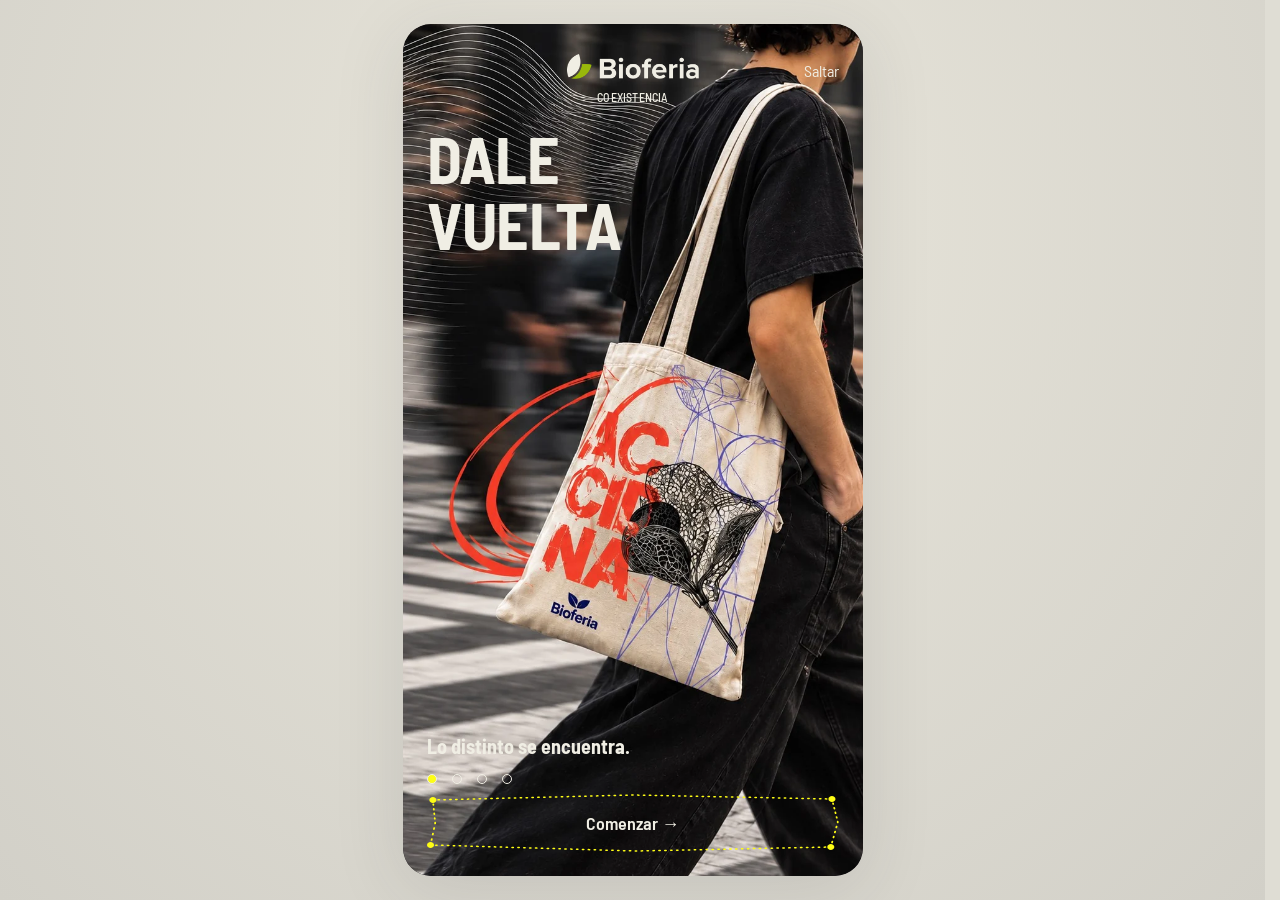
<file: app-real/local.html>
<!doctype html>
<html lang="es-AR"><head><meta charset="UTF-8"><meta name="viewport" content="width=device-width,initial-scale=1,viewport-fit=cover"><meta name="theme-color" content="#332e34"><meta name="description" content="Explorá Bioferia: charlas, experiencias, mapa y nuevas miradas. Una demo para recorrer la feria a tu manera."><title>Bioferia · Tu recorrido</title><link rel="icon" href="./assets/favicon.webp"><link rel="preload" href="./assets/BarlowSemiCondensed-Regular.ttf" as="font" type="font/ttf" crossorigin><link rel="preload" href="./assets/Efrancd.woff2" as="font" type="font/woff2" crossorigin><link rel="stylesheet" href="./styles.css"><link rel="stylesheet" href="./fidelity.css"><link rel="stylesheet" href="./map.css"><link rel="stylesheet" href="./backgrounds.css"><link rel="stylesheet" href="./layout.css"></head><body><a href="#main-content" class="skip">Saltar al contenido</a><div id="app"></div><div id="toast" role="status" aria-live="polite"></div><dialog id="dialog"></dialog><noscript>Activá JavaScript para recorrer la webapp de Bioferia.</noscript><script>try{if(/[?&]reset/.test(location.search))localStorage.removeItem("bioferia-demo-v1");}catch(e){}</script>
<script src="./app.bundle.js"></script><script>/* control desde el juego (postMessage): {id,cmd:'reveal'|'rect'|'tap'|'type'|'go', sel, text, hash} */
addEventListener('message',function(e){var m=e.data||{};if(!m.cmd)return;var el=m.sel?document.querySelector(m.sel):null,out={id:m.id,cmd:m.cmd,ok:!!el};
try{if(m.cmd==='go'){location.hash=m.hash;out.ok=1;}
else if(m.cmd==='reveal'&&el){el.scrollIntoView({block:'center',behavior:'smooth'});}
else if(m.cmd==='rect'&&el){var r=el.getBoundingClientRect();out.rect={x:r.left+r.width/2,y:r.top+r.height/2,w:r.width,h:r.height};}
else if(m.cmd==='tap'&&el){if(el.focus)el.focus({preventScroll:true});if(el.type==='submit'&&el.form&&el.form.requestSubmit)el.form.requestSubmit(el);else el.click();}
else if(m.cmd==='type'&&el){var i=0,t=m.text||'';el.focus({preventScroll:true});var iv=setInterval(function(){i++;el.value=t.slice(0,i);el.dispatchEvent(new Event('input',{bubbles:true}));if(i>=t.length)clearInterval(iv);},55);}}catch(x){out.err=String(x);}
if(e.source)e.source.postMessage(out,'*');});</script>
</body></html>
</file>
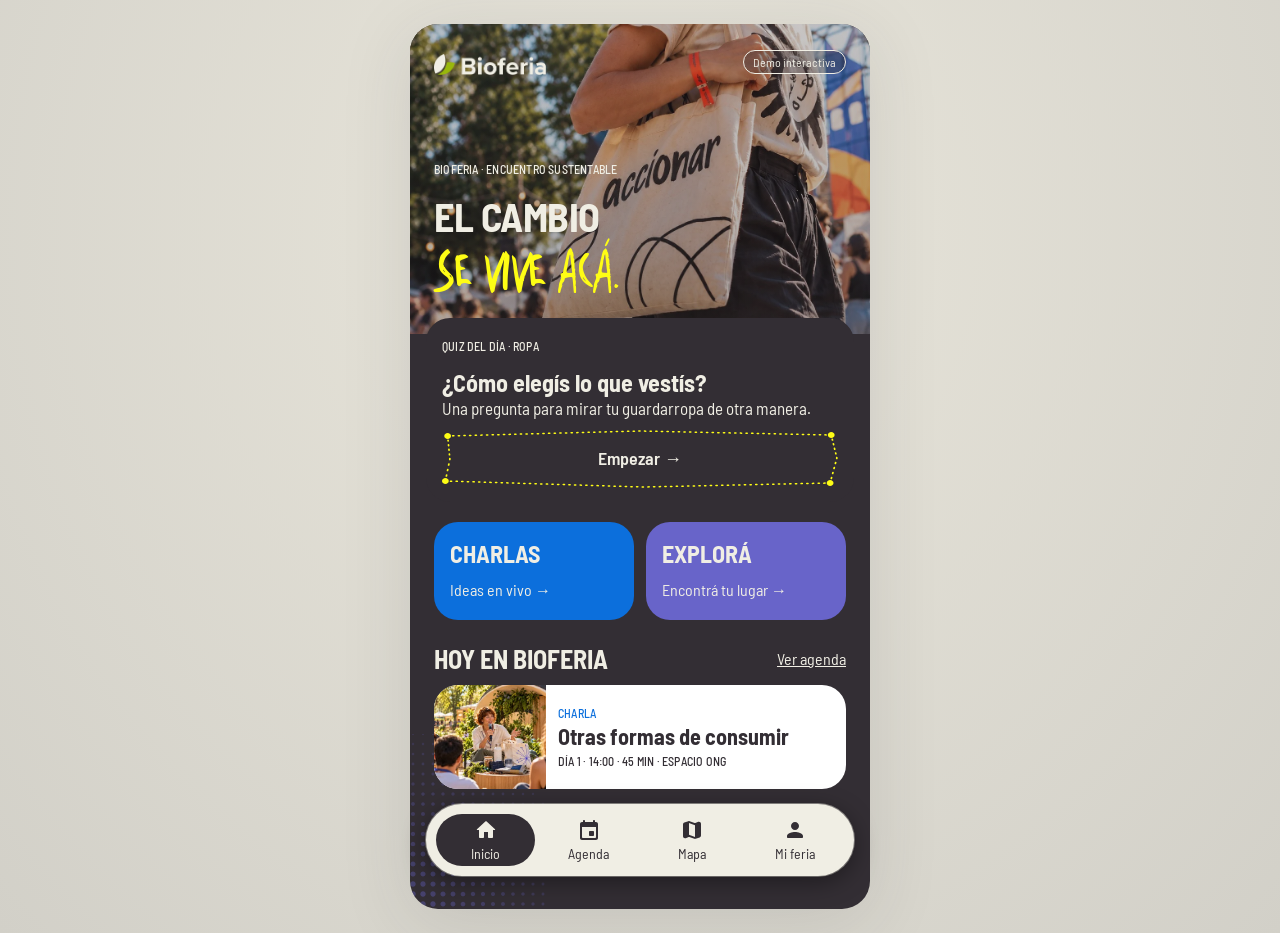
<file: app-real/pitch.html>
<!doctype html>
<html lang="es-AR"><head><meta charset="UTF-8"><meta name="viewport" content="width=device-width,initial-scale=1,viewport-fit=cover"><meta name="theme-color" content="#332e34"><meta name="description" content="Explorá Bioferia: charlas, experiencias, mapa y nuevas miradas. Una demo para recorrer la feria a tu manera."><title>Bioferia · Tu recorrido</title><link rel="icon" href="./assets/favicon.webp"><link rel="preload" href="./assets/BarlowSemiCondensed-Regular.ttf" as="font" type="font/ttf" crossorigin><link rel="preload" href="./assets/Efrancd.woff2" as="font" type="font/woff2" crossorigin><link rel="stylesheet" href="./styles.css"><link rel="stylesheet" href="./fidelity.css"><link rel="stylesheet" href="./map.css"><link rel="stylesheet" href="./backgrounds.css"><link rel="stylesheet" href="./layout.css"></head><body><a href="#main-content" class="skip">Saltar al contenido</a><div id="app"></div><div id="toast" role="status" aria-live="polite"></div><dialog id="dialog"></dialog><noscript>Activá JavaScript para recorrer la webapp de Bioferia.</noscript><style>
html{scroll-behavior:auto;scrollbar-width:none}::-webkit-scrollbar{display:none}
.pitch-hand{position:fixed;left:365px;top:800px;width:48px;height:58px;z-index:999;pointer-events:none;opacity:0;transition:left .65s cubic-bezier(.22,1,.36,1),top .65s cubic-bezier(.22,1,.36,1),opacity .25s;filter:drop-shadow(2px 4px 2px #0005)}
.pitch-hand.visible{opacity:1}.pitch-hand svg{width:48px;height:58px;transform-origin:12px 4px;transition:transform .18s}.pitch-hand.press svg{transform:scale(.85)}
.pitch-hand:before{content:'';position:absolute;left:-12px;top:-12px;width:28px;height:28px;border:3px solid #f34731;border-radius:50%;opacity:0;transform:scale(.4)}
.pitch-hand.press:before{opacity:1;transform:scale(1.2);transition:transform .35s,opacity .15s}
</style>
<div class="pitch-hand" aria-hidden="true"><svg viewBox="0 0 48 58"><path d="M12 30V7c0-6 8-6 8 0v15c1-5 8-5 8 1v2c1-5 8-4 8 1v3c2-4 8-2 8 3v9c0 7-5 10-5 14H18c0-7-8-12-12-19l-3-5c-3-6 3-9 7-4l6 7" fill="white" stroke="#332e34" stroke-width="2.6" stroke-linejoin="round" stroke-linecap="round"/></svg></div>
<script src="./app.bundle.js"></script></body></html>
</file>
<file: app-real/styles.css>
@font-face{font-family:Barlow;src:url('./assets/BarlowSemiCondensed-Regular.ttf') format('truetype');font-weight:400;font-display:swap}@font-face{font-family:Barlow;src:url('./assets/BarlowSemiCondensed-Medium.ttf') format('truetype');font-weight:500;font-display:swap}@font-face{font-family:Barlow;src:url('./assets/BarlowSemiCondensed-SemiBold.ttf') format('truetype');font-weight:600;font-display:swap}@font-face{font-family:Barlow;src:url('./assets/BarlowSemiCondensed-Bold.ttf') format('truetype');font-weight:700;font-display:swap}@font-face{font-family:Efrancd;src:url('./assets/Efrancd.woff2') format('woff2');font-weight:400;font-display:swap}
:root{--paper:#f0eee4;--ink:#332e34;--blue:#0c6fdc;--violet:#6864c9;--coral:#f34731;--yellow:#fefd15;--muted:#716c72;--accent:var(--blue);font-family:Barlow,sans-serif;color:var(--ink);background:#dfddd4;font-synthesis:none}*{box-sizing:border-box}body{margin:0}button,input,select,textarea{font:inherit}button,a,input{-webkit-tap-highlight-color:transparent}button,a{touch-action:manipulation}button{cursor:pointer}a{color:inherit;text-decoration:none}button{color:inherit}button:disabled{cursor:not-allowed;opacity:.5}button:focus-visible,a:focus-visible,input:focus-visible,summary:focus-visible{outline:3px solid currentColor;outline-offset:4px}img{display:block;max-width:100%}h1,h2,h3,p{margin:0}h1{font-size:40px;line-height:1.05;font-weight:700;letter-spacing:-.5px}h2{font-size:26px;line-height:1.12;font-weight:700}h3{font-size:22px;line-height:1.12}p{font-size:17px;line-height:1.35}.muted{color:var(--muted)}.meta{font-size:12px;line-height:16px;font-weight:500;text-transform:uppercase;letter-spacing:.2px}.accent{color:var(--accent)}.hand{display:block;font-family:Efrancd,sans-serif;font-size:1.28em;line-height:1.17;font-weight:400;color:var(--accent);letter-spacing:0;margin-top:3px}.title{margin:15px 0 24px}.title.compact h1{font-size:32px}.title.compact .hand{font-size:44px}.section-title{display:flex;align-items:center;justify-content:space-between;margin:24px 0 12px;gap:12px}.section-title a{font-size:16px;text-decoration:underline;flex-shrink:0}.screen{max-width:460px;min-height:100dvh;margin:auto;background:var(--paper);padding:18px 24px calc(112px + env(safe-area-inset-bottom));position:relative;overflow:hidden;isolation:isolate;box-shadow:0 0 60px #332e3410}.screen::before{content:'';position:absolute;bottom:0;left:-60px;width:200px;height:250px;background:url('./assets/dots.webp') center/cover;opacity:.045;pointer-events:none;z-index:-1}.screen.dark{background:var(--ink);color:var(--paper)}.screen.coral{background:var(--coral);color:var(--paper)}.topbar{display:flex;align-items:center;gap:6px;min-height:44px;margin-left:-8px;margin-bottom:10px}.topbar .back{width:40px;height:44px;background:none;border:0;font-size:25px;display:grid;place-items:center}.topbar .meta{flex:1}.demo-pill{font-size:12px;border:1px solid currentColor;padding:4px 9px;border-radius:30px;opacity:.7;white-space:nowrap}.nav{position:fixed;z-index:20;bottom:calc(12px + env(safe-area-inset-bottom));left:50%;transform:translateX(-50%);width:min(428px,calc(100% - 32px));height:72px;border-radius:99px;padding:8px;display:flex;gap:4px;background:var(--ink);box-shadow:0 6px 24px #332e3424}.nav a{min-width:0;flex:1;display:flex;flex-direction:column;align-items:center;justify-content:center;gap:3px;border-radius:40px;color:var(--paper);font-size:14px;line-height:18px}.nav a[aria-current=page]{background:var(--paper);color:var(--ink)}.nav img{width:23px;height:23px;object-fit:contain;filter:brightness(0) invert(95%) sepia(7%) saturate(380%)}.nav a[aria-current=page] img{filter:brightness(0) saturate(100%) invert(16%) sepia(8%) saturate(780%)}.button{position:relative;display:flex;align-items:center;justify-content:center;gap:8px;width:100%;min-height:48px;border:0;border-radius:12px;background:var(--accent);color:var(--paper);padding:12px 18px;font-size:18px;line-height:24px;font-weight:600;text-align:center}.button::after{content:'';pointer-events:none;position:absolute;inset:4px;border:1px dashed currentColor;border-radius:9px;opacity:.65}.button.secondary{background:transparent;border:1px solid currentColor;color:var(--accent)}.button.secondary::after,.button.text::after{display:none}.button.text{background:none;color:inherit}.button.light{background:var(--paper);color:var(--ink)}.button.danger{background:var(--coral);color:var(--paper)}.button:disabled{background:var(--muted);color:white;opacity:1}.button:disabled::after{display:none}.gestural{position:relative;display:flex;align-items:center;justify-content:center;width:100%;min-height:58px;margin:10px 0;background:transparent;border:0;color:inherit;font-size:18px;font-weight:600;padding:12px 14px}.gestural::before{content:'';position:absolute;inset:0;background:var(--accent);mask:url('./assets/cta.svg') center/100% 100% no-repeat;pointer-events:none}.stack{display:grid;gap:12px}.stack.large{gap:24px}.row{display:flex;align-items:center;gap:12px}.row.between{justify-content:space-between}.spacer{height:20px}.card{background:white;border-radius:24px;color:var(--ink);padding:20px}.notice{padding:14px 16px;background:color-mix(in srgb,var(--accent) 9%,var(--paper));border-radius:14px;font-size:14px;line-height:1.35;color:var(--ink)}.notice strong{font-weight:600}.tag{display:inline-flex;border-radius:99px;padding:6px 14px;background:var(--accent);color:var(--paper);font-size:14px;font-weight:600}.chips{display:flex;gap:8px;overflow-x:auto;scrollbar-width:none;margin:12px 0}.chips::-webkit-scrollbar{display:none}.chip{display:inline-flex;justify-content:center;align-items:center;flex-shrink:0;border:1px solid var(--ink);background:transparent;border-radius:99px;min-height:40px;padding:8px 18px;font-weight:600;font-size:16px;white-space:nowrap;color:var(--ink)}.chip.selected{border-color:var(--accent);background:var(--accent);color:var(--paper)}.chips.equal .chip{flex:1;min-width:0;padding:8px 10px}.dark .chip{border-color:var(--paper);color:var(--paper)}.dark .chip.selected{border-color:var(--accent)}.search{display:flex;gap:10px;margin:12px 0 18px}.search input{width:100%;min-width:0;border:0;background:white;border-radius:12px;padding:13px 14px;font-size:16px;color:var(--ink)}.search .button{width:auto;white-space:nowrap;padding:12px 17px}.activity{display:flex;position:relative;min-height:104px;background:#fff;border-radius:24px;overflow:hidden;color:var(--ink)}.activity .photo-link{flex:0 0 112px}.activity img{width:112px;height:100%;min-height:104px;object-fit:cover}.activity .activity-copy{padding:14px 14px 14px 12px;display:flex;flex-direction:column;justify-content:center;gap:4px;flex:1;min-width:0}.activity h3{font-size:22px;line-height:1.08}.activity .meta{font-size:12px}.activity .save{position:absolute;left:64px;top:5px;width:42px;height:42px;border:0;background:var(--paper);color:var(--accent);border-radius:50%;display:grid;place-items:center}.activity .save svg{width:20px;height:20px}.activity.featured{display:block}.activity.featured .photo-link{display:block}.activity.featured img{width:100%;height:180px;object-position:50% 30%}.activity.featured .activity-copy{background:var(--ink);color:var(--paper);padding:16px}.activity.featured .meta.accent{color:var(--paper)}.activity.featured .save{left:auto;right:12px;top:12px}.empty{text-align:center;padding:35px 12px}.empty .big-icon{color:var(--accent);font-size:60px;line-height:1;margin:0 auto 20px}.empty h2{margin-bottom:10px}.empty p{margin-bottom:24px}.empty .button{margin-top:10px}.home{padding-top:0;--accent:var(--yellow)}.hero{position:relative;margin:0 -24px;height:310px;padding:28px 24px;color:var(--paper);display:flex;flex-direction:column;align-items:flex-start;justify-content:flex-end;isolation:isolate}.hero::before{content:'';position:absolute;inset:0;background:linear-gradient(180deg,#332e3444,#332e3466),url('./assets/home.webp') center 43%/cover;z-index:-1}.hero .brand{width:112px;height:auto;position:absolute;top:30px;left:24px}.hero .demo-pill{position:absolute;top:26px;right:24px;background:#332e3450;opacity:1}.hero h1{font-size:40px;margin-top:18px}.hero .hand{font-size:56px;color:var(--yellow)}.daily{position:relative;margin:-16px -8px 20px;padding:20px 16px 4px;border-radius:24px;background:var(--ink)}.daily h2{margin-top:16px;font-size:24px}.shortcuts{display:grid;grid-template-columns:1fr 1fr;gap:12px}.shortcut{padding:20px 16px;background:var(--blue);color:var(--paper);border-radius:24px;display:grid;gap:14px}.shortcut.violet{background:var(--violet)}.shortcut strong{font-size:24px;line-height:1}.shortcut span{font-size:16px}.home .section-title{margin-top:24px}.home .activity .meta.accent{color:var(--blue)}.home-footer{font-size:13px;color:#f0eee4b0;margin-top:18px;display:flex;gap:20px;justify-content:center}.detail-image{width:100%;height:200px;border-radius:22px;object-fit:cover;object-position:center 30%;margin-bottom:18px}.detail-meta{display:grid;gap:14px;padding:18px 0;margin-bottom:16px;border-bottom:1px solid #332e3420}.detail-meta .row{align-items:flex-start}.detail-meta svg{width:22px;height:22px;flex-shrink:0}.detail-meta p{font-size:16px}.detail-description{margin:18px 0 24px}.detail-description p{line-height:1.45}.field{display:grid;gap:6px;font-size:16px;font-weight:600}.field input{width:100%;min-height:50px;background:white;border:1px solid #716c7250;border-radius:12px;padding:12px 14px;color:var(--ink);font-size:18px;font-weight:400}.field input:invalid:not(:placeholder-shown){border-color:var(--coral)}.field small{font-weight:400;font-size:14px;line-height:1.3}.checkrow{display:flex;gap:10px;align-items:flex-start;line-height:1.35;font-size:16px}.checkrow input{width:20px;height:20px;flex-shrink:0;accent-color:var(--accent)}.success-icon{width:72px;height:72px;border-radius:50%;display:grid;place-items:center;background:var(--accent);color:var(--paper);margin:20px auto;font-size:34px}.center{text-align:center}.stats{display:grid;grid-template-columns:1fr 1fr;gap:12px;margin:22px 0}.stat{border-radius:20px;background:white;padding:18px;text-align:left;border:0;color:var(--ink);display:grid;gap:7px}.stat strong{font-size:40px;color:var(--accent);line-height:1}.stat span{font-size:16px}.menu{display:grid;gap:0;margin:20px 0}.menu a,.menu button{display:flex;align-items:center;gap:12px;padding:18px 0;border:0;border-bottom:1px solid #332e3425;background:none;font-size:18px;text-align:left;min-height:58px;color:inherit}.menu a span:first-child,.menu button span:first-child{flex:1}.menu a svg,.menu button svg{width:23px;height:23px}.switch-row{display:flex;justify-content:space-between;align-items:center;gap:20px;padding:20px 0}.switch-row input{appearance:none;width:48px;height:28px;background:#716c7260;border-radius:30px;position:relative;flex-shrink:0;cursor:pointer}.switch-row input::after{content:'';position:absolute;width:22px;height:22px;border-radius:50%;background:white;top:3px;left:3px;transition:transform .18s}.switch-row input:checked{background:var(--accent)}.switch-row input:checked::after{transform:translateX(20px)}.interest-grid{display:flex;flex-wrap:wrap;gap:10px;margin:22px 0}.interest-grid .chip{min-height:46px}.profile-name{display:flex;align-items:center;gap:16px;margin:20px 0}.avatar{width:64px;height:64px;background:var(--accent);color:var(--paper);border-radius:50%;display:grid;place-items:center;font-size:28px;font-weight:600}.quiz-tags{display:flex;gap:12px;align-items:center;margin:18px 0}.quiz-screen::after{content:'';position:absolute;z-index:-1;width:290px;height:290px;right:-85px;top:0;background:url('./assets/organic.svg') center/contain no-repeat;opacity:.07;pointer-events:none}.quiz-screen .question{font-size:30px;line-height:1.12;margin:24px 0 12px}.options{display:grid;gap:10px;margin:16px 0}.option{display:flex;align-items:center;gap:12px;border:1px solid var(--ink);border-radius:16px;min-height:54px;padding:14px 16px;background:transparent;color:var(--ink);font-size:17px;font-weight:600;text-align:left}.option .radio{width:16px;height:16px;border:1px solid currentColor;border-radius:50%;display:grid;place-items:center;flex-shrink:0}.option.selected{background:var(--coral);color:var(--paper);border-color:var(--coral)}.option.selected .radio::after{content:'';width:8px;height:8px;border-radius:50%;background:currentColor}.quiz-progress{display:flex;gap:5px;margin:12px 0 24px}.quiz-progress span{flex:1;height:3px;background:#332e3420}.quiz-progress span.done{background:var(--accent)}.reflection{font-size:22px;line-height:1.35}.quote{padding:24px;background:#f0eee414;border:1px solid #f0eee450;border-radius:24px;margin:20px 0}.coral .hand{color:var(--paper)}.coral .button.secondary{color:var(--paper)}.coral .notice{background:#f0eee4;color:var(--ink)}.share-card{background:var(--ink);color:var(--paper);padding:25px;border-radius:24px;min-height:300px;display:flex;flex-direction:column;justify-content:space-between;position:relative;overflow:hidden}.share-card::before{content:'';position:absolute;right:-60px;bottom:-120px;width:330px;height:330px;background:url('./assets/organic.svg') center/contain;opacity:.15;pointer-events:none}.share-card h2{font-size:34px;margin:25px 0 18px}.share-card .hand{font-size:48px;color:var(--coral)}.share-card img{width:110px;margin-top:32px}.space-row{display:flex;gap:14px;align-items:center;padding:16px;background:white;border-radius:20px;color:var(--ink);min-height:88px}.space-row .pic{width:44px;height:44px;object-fit:contain;flex-shrink:0}.space-row .pic svg{width:44px;height:44px}.space-row .copy{flex:1}.space-row h3{font-size:22px}.space-row p{font-size:14px;margin-top:5px}.map-wrap{position:relative;margin:20px -24px 18px;background:var(--paper);height:320px;overflow:hidden}.map-scroll{overflow:auto;width:100%;height:100%;overscroll-behavior:contain;scrollbar-width:none}.map-world{position:relative;min-width:100%;width:100%;height:100%;transition:width .18s,height .18s}.map-world.zoom{width:165%;height:165%;min-width:650px}.map-plan{position:absolute;width:100%;height:100%;max-width:none;object-fit:cover;opacity:.5}.marker{position:absolute;transform:translate(-50%,-50%);width:46px;height:46px;border:0;background:transparent;display:grid;place-items:center;filter:drop-shadow(0 2px 1px #332e3430)}.marker::before{content:'';position:absolute;inset:0;background:var(--paper);border:1px solid var(--ink);clip-path:polygon(4% 10%,38% 0,96% 6%,100% 52%,94% 100%,52% 94%,0 100%,6% 48%)}.marker img,.marker svg{width:26px;height:26px;position:relative;z-index:1;object-fit:contain}.marker.selected{transform:translate(-50%,-50%) rotate(-5deg) scale(1.17);filter:drop-shadow(3px 4px 0 #332e3450);z-index:2}.marker.selected::before{background:var(--blue)}.marker.selected img{filter:brightness(0) invert(1)}.marker.selected svg{color:white}.zoom-control{position:absolute;right:16px;top:12px;background:var(--paper);border:1px solid var(--ink);width:44px;height:44px;border-radius:50%;font-size:26px;z-index:3}.map-caption{font-size:12px;color:var(--muted);margin-top:8px}.place-icon{width:100px;height:100px;object-fit:contain;margin:20px auto}.onboarding{display:flex;flex-direction:column;min-height:calc(100dvh - 160px);justify-content:center}.onboarding .brand{width:140px;margin-bottom:35px}.onboarding h1{font-size:48px}.onboarding .illustration{width:150px;height:150px;margin:30px auto}.onboarding .illustration img{height:100%;width:100%;object-fit:contain}.onboarding .dots{display:flex;justify-content:center;gap:8px;margin:24px}.onboarding .dots span{width:8px;height:8px;border-radius:50%;background:#f0eee450}.onboarding .dots .active{background:var(--yellow)}.error{color:#a92616;font-size:14px}.fine{font-size:14px;line-height:1.35}.inline-link{text-decoration:underline;text-underline-offset:3px}.divider{border:0;border-top:1px solid #332e3425;margin:24px 0}.skip{position:fixed;top:-100px;left:10px;background:var(--paper);color:var(--ink);padding:12px;z-index:100}.skip:focus{top:10px}#toast{position:fixed;z-index:100;bottom:calc(96px + env(safe-area-inset-bottom));left:50%;transform:translate(-50%,15px);width:max-content;max-width:calc(100% - 48px);background:var(--ink);color:var(--paper);border:1px solid #f0eee450;border-radius:12px;padding:12px 20px;box-shadow:0 6px 24px #0003;opacity:0;pointer-events:none;transition:.18s;font-size:16px;text-align:center}#toast.show{opacity:1;transform:translate(-50%,0)}dialog{width:min(360px,calc(100% - 40px));border:0;border-radius:24px;padding:26px;background:var(--paper);color:var(--ink);box-shadow:0 20px 80px #0004}dialog::backdrop{background:#332e3488;backdrop-filter:blur(3px)}dialog h2{margin-bottom:12px}dialog p{margin-bottom:20px}dialog .button{margin-top:10px}.reveal{animation:appear .2s ease-out}@keyframes appear{from{opacity:.2;transform:translateY(4px)}to{opacity:1;transform:none}}@media(min-width:700px){body{padding:24px 0;background:radial-gradient(ellipse at 50% 25%,#e9e6db,#d2d0c8)}.screen{border-radius:28px;min-height:calc(100dvh - 48px);box-shadow:0 12px 70px #332e3420}.nav{bottom:24px}.hero{border-radius:28px 28px 0 0}.map-wrap{height:350px}}@media(max-width:359px){.screen{padding-left:18px;padding-right:18px}.hero,.map-wrap{margin-left:-18px;margin-right:-18px}.title h1{font-size:35px}.title.compact h1{font-size:29px}.title.compact .hand{font-size:39px}.activity .photo-link{flex-basis:94px}.activity img{width:94px}.activity h3{font-size:20px}.chip{padding-left:14px;padding-right:14px}.search .button{padding:10px}.hero .hand{font-size:50px}.question{font-size:27px!important}}@media(prefers-reduced-motion:reduce){*{scroll-behavior:auto!important;transition:none!important;animation:none!important}}
.sr-only{position:absolute;width:1px;height:1px;padding:0;margin:-1px;overflow:hidden;clip:rect(0,0,0,0);white-space:nowrap;border:0}
.reveal{animation:none}.marker::before{border:0}.marker::after{content:"";position:absolute;inset:0;background:url("data:image/svg+xml,%3Csvg xmlns=%27http://www.w3.org/2000/svg%27 viewBox=%270 0 100 100%27%3E%3Cpath d=%27M4 10 38 1 95 6 99 52 94 99 52 94 1 99 6 48Z%27 fill=%27none%27 stroke=%27%23332e34%27 stroke-width=%272%27/%3E%3C/svg%3E") center/100% 100%;pointer-events:none}.success-icon svg{width:34px;height:34px}
</file>
<file: app-real/fidelity.css>
/* Restored artwork and interaction states from the approved Figma screens. */
/* Use the small viewport so browser bars never require scrolling to the welcome CTA. */
.screen::before{display:none}.scenery{position:absolute;inset:0;z-index:-1;pointer-events:none;overflow:hidden}.scenery img{position:absolute;max-width:none}.scenery-dots{width:150px;height:175px;left:-7px;bottom:0;opacity:.9}.scenery-mesh{width:230px;height:300px;object-fit:contain;left:calc(100% - 118px);top:-86px;transform:rotate(-20deg);transform-origin:0 0;filter:brightness(0);opacity:.14}.scenery-pencil{width:498px;height:605px;object-fit:contain;left:-42px;top:calc(100% + 158px);transform:rotate(-88deg);transform-origin:0 0;opacity:.35}.scenery-mail .scenery-pencil{width:448px;height:543px;left:30px;top:15px;transform:rotate(18deg);opacity:.3}.scenery-interests .scenery-pencil{width:384px;height:466px;left:95px;top:-83px;transform:none;opacity:.3}.scenery-home .scenery-dots,.scenery-explore .scenery-dots{opacity:.9}.page-access .card{margin-bottom:90px}.page-mail .notice{background:var(--paper)}.page-interests .interest-grid{padding:16px;border-radius:20px;background:#ffffffed}.screen{padding-bottom:calc(120px + env(safe-area-inset-bottom))}
.nav{border:2px solid var(--paper);box-shadow:0 6px 24px #0005,0 0 0 1px #332e3430}.screen.dark+.nav{background:var(--paper);border-color:var(--paper);box-shadow:0 6px 24px #0006,0 0 0 1px #f0eee480}.screen.dark+.nav a{color:var(--ink)}.screen.dark+.nav a img{filter:brightness(0) saturate(100%) invert(16%) sepia(8%) saturate(780%)}.screen.dark+.nav a[aria-current=page]{background:var(--ink);color:var(--paper)}.screen.dark+.nav a[aria-current=page] img{filter:brightness(0) invert(95%) sepia(7%) saturate(380%)}
.marker.selected{width:56px;height:56px;transform:translate(-50%,-50%) rotate(5deg);filter:none;z-index:4}.marker.selected::before{inset:0;clip-path:none;background:transparent url('./assets/marker-selected.svg') center/54px 55px no-repeat;border:0}.marker.selected::after{display:none}.marker.selected img{filter:brightness(0);width:26px;height:26px}.marker.selected svg{color:var(--ink);width:26px;height:26px}.marker-label{position:absolute;bottom:calc(100% + 5px);left:50%;transform:translateX(-50%) rotate(-5deg);padding:3px 7px;background:var(--ink);color:var(--paper);border-radius:6px;white-space:nowrap;font-size:12px;font-weight:500;line-height:16px;pointer-events:none}
.welcome-screen{padding:calc(24px + env(safe-area-inset-top)) 24px calc(24px + env(safe-area-inset-bottom));min-height:100svh}.welcome-art{position:absolute;inset:0;z-index:-1;overflow:hidden;pointer-events:none}.welcome-background{width:100%;height:100%;object-fit:cover;max-width:none}.welcome-3 .welcome-background{position:absolute;left:-16%;top:-1.5%;width:139%;height:114%;transform:rotate(1.4deg)}.welcome-3 .welcome-art::after{content:'';position:absolute;inset:0;background:linear-gradient(var(--ink),transparent 20%,transparent 65%,#332e3499 85%);z-index:0}.welcome-fork{position:absolute;width:188%;max-width:none;left:24.5%;top:36.7%;z-index:1}.welcome-layout{min-height:calc(100svh - 48px - env(safe-area-inset-top) - env(safe-area-inset-bottom));display:flex;flex-direction:column;position:relative}.welcome-header{display:flex;align-items:center;justify-content:space-between;min-height:44px;margin-bottom:22px}.welcome-skip{background:none;border:0;padding:12px 0 12px 12px;font-size:16px;color:inherit;min-height:44px}.welcome-brand{display:grid;gap:10px;text-align:center;position:absolute;left:50%;top:6px;transform:translateX(-50%)}.welcome-brand img{width:132px;max-width:none}.welcome-0 .welcome-header{justify-content:flex-end;margin-bottom:34px}.welcome-title{font-size:clamp(46px,15vw,64px);line-height:1.03;letter-spacing:-.6px;margin:0}.welcome-title .hand{color:var(--coral);font-size:1.34em;line-height:1.13;margin-top:0}.welcome-2 .welcome-title{font-size:clamp(40px,12.3vw,54px)}.welcome-2 .welcome-title .hand{font-size:1.55em}.welcome-footer{margin-top:auto;padding-top:24px;flex-shrink:0}.welcome-footer p{font-weight:700;font-size:20px;line-height:24px}.welcome-progress{display:flex;gap:15px;margin:16px 0 10px}.welcome-progress a{display:block;width:10px;height:10px;border:1px solid currentColor;border-radius:50%;position:relative}.welcome-progress a::before{content:'';position:absolute;inset:-10px}.welcome-progress .active{background:var(--yellow)}.welcome-1 .welcome-progress .active{background:var(--yellow)}.welcome-footer .gestural{margin:8px 0 0}.welcome-0 .welcome-title{font-size:64px}.welcome-0 .welcome-footer p{max-width:220px}.welcome-screen .scenery{display:none}
.charlas-space{padding-top:0}.charlas-hero{margin:0 -24px;height:280px;position:relative;isolation:isolate;overflow:hidden;color:var(--paper);padding:18px 24px 0}.charlas-hero-photo{position:absolute;inset:0;width:100%;height:100%;object-fit:cover;z-index:-3}.charlas-hero::before{content:'';position:absolute;inset:0;background:linear-gradient(#0000000a,#0d080d8c);z-index:-2}.charlas-hero-mesh{position:absolute;left:71px;top:-77px;width:307px;height:460px;max-width:none;transform:rotate(90deg) scaleY(-1);transform-origin:50% 50%;z-index:-1;object-fit:cover}.charlas-hero h1{font-size:40px;line-height:42px;margin-top:70px}.charlas-hero .hand{color:var(--paper);font-size:60px;line-height:1.05;white-space:nowrap}.charlas-sheet{position:relative;margin:-1px -24px 0;padding:20px 20px 8px;background:var(--paper);border-radius:28px 28px 0 0;display:grid;gap:14px}.mini-map{display:block;position:relative;background:white;height:150px;border-radius:20px;overflow:hidden}.mini-map>img{width:236px;height:142px;object-fit:contain;opacity:.38;margin:4px auto}.mini-marker{position:absolute;left:41%;top:32px;width:30px;height:32px}.mini-marker>img{width:30px;height:31px;position:absolute;left:0;top:0}.mini-marker .mini-picto{width:17px;height:17px;left:6px;top:7px}.mini-marker>span{position:absolute;bottom:34px;left:0;right:0;background:var(--ink);color:var(--paper);font-size:9px;text-align:center;border-radius:4px}.charlas-sheet>h2{font-size:28px;padding-left:4px}.charlas-next{position:relative;padding:10px;background:white;border-radius:20px;display:grid;gap:14px}.charlas-next-copy{padding-right:104px;min-height:118px}.charlas-next-copy .row{gap:6px;align-items:flex-start}.charlas-next-copy .tag{font-size:12px;white-space:nowrap;padding:6px 10px}.charlas-next-copy .meta{font-size:11px;line-height:13px;padding-top:2px;max-width:105px}.charlas-next h3{font-size:24px;line-height:28px;margin:8px 0 4px}.charlas-next-copy p{font-size:14px;line-height:18px}.charlas-speaker{position:absolute;right:10px;top:10px;width:100px;height:112px;border-radius:14px;object-fit:cover}.charlas-next .button{margin-top:0}.space-agenda-link{font-size:16px;text-align:center;text-decoration:underline;padding:10px}.my-visual-cards{display:grid;grid-template-columns:1fr 1fr;gap:12px;margin-top:22px}.my-visual-cards>a{min-height:174px;border-radius:24px;overflow:hidden;display:flex;flex-direction:column}.my-quiz-card{background:var(--ink);color:var(--paper);padding:20px;gap:12px}.my-quiz-card h2{font-size:24px}.my-quiz-card p{font-size:14px}.my-quiz-card strong{margin-top:auto;font-size:18px}.my-saved-card{background:white;color:var(--ink);gap:18px;padding-bottom:16px}.my-saved-card img{width:100%;height:112px;object-fit:cover;border-radius:16px}.my-saved-card strong{font-size:16px;padding:0 12px}

@media(min-width:700px){.welcome-screen{min-height:calc(100svh - 48px)}.welcome-layout{height:auto;min-height:calc(100svh - 96px)}.welcome-art{border-radius:28px}.welcome-title{font-size:64px}}
@media(max-width:359px){.charlas-hero{margin-left:-18px;margin-right:-18px;padding-left:18px;padding-right:18px}.charlas-sheet{margin-left:-18px;margin-right:-18px;padding-left:16px;padding-right:16px}.charlas-hero h1{font-size:34px}.charlas-hero .hand{font-size:51px}.charlas-next-copy{padding-right:88px}.charlas-speaker{width:82px;height:112px}.charlas-next h3{font-size:22px}.charlas-next-copy .row{display:block}.charlas-next-copy .meta{display:block;margin-top:5px}.welcome-screen{padding-left:20px;padding-right:20px}.welcome-title{font-size:46px}.welcome-title .hand{font-size:1.3em}.welcome-0 .welcome-title{font-size:56px}.welcome-footer p{font-size:18px;line-height:22px}}
@media(max-height:650px){
 .welcome-header,.welcome-0 .welcome-header{margin-bottom:14px}
 .welcome-title,.welcome-0 .welcome-title{font-size:clamp(40px,12vw,50px)}
 .welcome-2 .welcome-title{font-size:clamp(36px,11vw,46px)}
 .welcome-footer{padding-top:16px;position:relative;isolation:isolate}
 .welcome-footer::before{content:'';position:absolute;inset:-12px -24px -24px;background:linear-gradient(transparent,var(--paper) 25%);opacity:.94;z-index:-1;pointer-events:none}
 .dark .welcome-footer::before{background:linear-gradient(transparent,var(--ink) 25%);opacity:.85}
 .welcome-footer p{font-size:18px;line-height:22px}
 .welcome-progress{margin-top:12px;margin-bottom:8px}
}
@media(max-height:500px){
 .welcome-screen{padding-top:calc(12px + env(safe-area-inset-top));padding-bottom:calc(16px + env(safe-area-inset-bottom))}
 .welcome-layout{min-height:calc(100svh - 28px - env(safe-area-inset-top) - env(safe-area-inset-bottom))}
 .welcome-header,.welcome-0 .welcome-header{margin-bottom:8px}
 .welcome-title,.welcome-0 .welcome-title{font-size:36px}
 .welcome-2 .welcome-title{font-size:32px}
 .welcome-footer{padding-top:12px}
 .welcome-footer p{font-size:16px;line-height:20px}
}
</file>
<file: app-real/map.css>
.map-picto{display:block;width:28px;height:28px;object-fit:contain;filter:brightness(0)}
.map-heading{font-size:56px;line-height:1.02;margin:14px 0 24px;letter-spacing:-.6px}.map-heading .hand{font-size:1.2em}.map-intro{font-size:14px;line-height:20px;margin:0 0 18px}
.map-tabs{display:flex;border:1px solid currentColor;border-radius:24px;overflow:hidden;max-width:342px;margin:0 0 18px}.map-tabs a{flex:1;min-height:40px;display:grid;place-items:center;font-size:16px;padding:6px 12px}.map-tabs a[aria-current=page]{background:var(--blue);color:var(--paper);border-radius:24px;font-weight:600}.map-layers{display:flex;gap:14px;margin:8px 0 0;font-size:14px}.map-layers a{padding:4px 0}.map-layers a[aria-current]{text-decoration:underline;text-underline-offset:5px;font-weight:600}
.fair-map-wrap{height:300px;position:relative;margin:8px -24px 14px}.fair-map-scroll{width:100%;height:100%;overflow:auto;overscroll-behavior:contain;scrollbar-width:thin;display:flex;align-items:center}.fair-map-world{position:relative;aspect-ratio:741 / 445.64856;width:100%;flex:none;isolation:isolate}.fair-map-world.is-zoomed{width:741px;align-self:flex-start}.fair-map-base{position:absolute;inset:0;width:100%;height:100%;object-fit:contain;opacity:.38;pointer-events:none}.map-point{position:absolute;width:44px;height:44px;transform:translate(-50%,-50%);display:grid;place-items:center;background:none;border:0;padding:0;z-index:1;isolation:isolate}.map-marker-art{width:34px;height:34px;display:grid;place-items:center;background:var(--outline) center/contain no-repeat;opacity:.65}.map-marker-art .map-picto{width:22px;height:22px}.map-point:hover .map-marker-art,.map-point:focus-visible .map-marker-art{opacity:1}.map-point:focus-visible{outline:2px solid var(--blue);outline-offset:3px;border-radius:8px}.map-point.is-selected{z-index:4;width:56px;height:56px}.map-point.is-selected .map-marker-art{width:54px;height:55px;background: url('./assets/marker-selected.svg') center/contain no-repeat;transform:rotate(5deg);opacity:1}.map-point.is-selected .map-picto{width:24px;height:24px}.map-marker-label{position:absolute;bottom:calc(100% + 2px);left:50%;transform:translateX(-50%);background:var(--ink);color:var(--paper);border-radius:8px;font-size:12px;line-height:17px;white-space:nowrap;padding:0 6px}.map-zoom-controls{position:absolute;right:14px;bottom:16px;display:grid;gap:6px;z-index:6}.map-zoom-controls button{width:44px;height:44px;border:1px solid var(--ink);background:var(--paper);color:var(--ink);border-radius:50%;font-size:28px;line-height:1}.map-zoom-controls button:disabled{opacity:.4}.map-selection{border-radius:24px;padding:16px 14px;background:white;display:grid;gap:14px}.map-selection h2{font-size:28px;line-height:32px}.map-selection p{font-size:14px;line-height:18px}.map-selection.has-selection{background:var(--blue);color:white}.map-selection .button{margin-top:4px}.area-list{display:grid;gap:12px}.area-list .map-picto{margin:0 10px 0 0;flex:none}.area-list .space-row{background:white}.area-list .space-row h3{font-size:24px}.area-list .space-row p{font-size:14px}
.services-page{overflow:hidden}.services-lines{position:absolute;width:650px;height:490px;max-width:none;left:auto;right:-180px;top:-222px;transform:rotate(15.62deg);object-fit:contain;pointer-events:none;z-index:-1}.service-grid{display:grid;grid-template-columns:1fr 1fr;gap:10px 6px;margin:0 -8px 16px}.service-tile{min-width:0;position:relative;height:136px;background:var(--paper);color:var(--ink);border-radius:16px;padding:20px 16px 10px;overflow:hidden;isolation:isolate;display:flex;flex-direction:column;justify-content:space-between}.service-tile.blue{background:var(--blue);color:white}.service-tile .map-picto{margin:4px 8px}.service-tile.blue .map-picto{filter:brightness(0) invert(1)}.service-tile h2{font-size:24px;line-height:28px;white-space:nowrap}.tile-arrow{position:absolute;right:12px;top:12px;font-weight:700;font-size:24px}.service-bottle{position:absolute;right:0;top:0;width:109px;height:136px;object-fit:contain;z-index:-2}.bottle-shade{position:absolute;right:20px;top:0;width:90px;height:100%;background:linear-gradient(90deg,var(--blue),transparent);z-index:-1}.services-page>.button{margin-bottom:14px}
.sector-page{padding-top:0}.sector-hero{position:relative;isolation:isolate;height:360px;margin:0 -24px;color:var(--paper);padding:18px 24px 0;overflow:hidden}.sector-photo{position:absolute;inset:0;width:100%;height:100%;object-fit:cover;z-index:-3}.sector-hero::before{content:'';position:absolute;inset:0;background:linear-gradient(#0000000a,#0d080d8c);z-index:-2}.sector-hero h1{position:absolute;left:24px;top:202px;font-size:40px;line-height:42px}.sector-hero h1 .hand{color:var(--paper);font-size:78px;line-height:1.13;white-space:nowrap}.sector-sheet{position:relative;background:var(--paper);border-radius:28px 28px 0 0;padding:26px 0 0;margin:-6px -4px 0}.sector-switch{position:absolute;left:50%;top:-22px;transform:translateX(-50%);width:284px;max-width:95%;height:40px;border:1px solid var(--ink);background:var(--paper);border-radius:24px;display:flex;overflow:hidden}.sector-switch a{flex:1;display:grid;place-items:center;font-size:14px}.sector-switch a[aria-current=page]{flex:1.4;background:var(--blue);color:white;border-radius:24px;font-size:16px;font-weight:600}.sector-mini-map{height:144px;display:flex;align-items:center;justify-content:center;position:relative;background:white;border-radius:20px;overflow:hidden;margin-bottom:12px}.sector-mini-map .fair-map-world{width:226px;height:136px;aspect-ratio:auto}.sector-mini-map .map-point{width:16px;height:16px;pointer-events:none}.sector-mini-map .map-marker-art{width:15px;height:15px}.sector-mini-map .map-picto{width:10px;height:10px}.sector-mini-map .map-point.is-selected{width:28px;height:28px}.sector-mini-map .map-point.is-selected .map-marker-art{width:28px;height:29px}.sector-mini-map .map-point.is-selected .map-picto{width:15px;height:15px}.sector-mini-map .map-marker-label{font-size:7px;line-height:10px;padding:0 3px;bottom:100%}.sector-mini-map.large{height:207px}.sector-mini-map.large .fair-map-world{width:100%;height:auto;aspect-ratio:741/445.64856}.sector-mini-map.large .map-point.is-selected{width:44px;height:44px}.sector-mini-map.large .map-point.is-selected .map-marker-art{width:42px;height:43px}.sector-mini-map.large .map-point.is-selected .map-picto{width:22px;height:22px}.sector-mini-map.large .map-marker-label{font-size:12px;line-height:17px;padding:0 6px}.sector-card{background:white;padding:14px;border-radius:20px;display:grid;gap:12px}.sector-card h2{font-size:20px;line-height:24px}.sector-card p{font-size:14px;line-height:18px}.food-options{display:flex;gap:6px;margin:4px 0 0}.food-options span{background:var(--paper);flex:1;text-align:center;border-radius:18px;padding:8px 5px;font-size:12px}.sector-text-link{display:block;color:var(--blue);font-size:14px;text-align:center;padding:2px 0 0}.water-mesh{position:absolute;width:533px;height:400px;left:-220px;top:-26px;object-fit:contain;opacity:.7;z-index:-1;pointer-events:none}.water-page .sector-hero h1{top:190px}.water-page .hand{font-size:78px}.water-sheet{position:relative;margin:-42px -6px 0}.water-label{display:flex;align-items:center;gap:12px;background:var(--blue);color:white;border-radius:20px;padding:9px 12px;min-height:64px}.water-label>span,.info-symbol{width:46px;height:46px;border-radius:50%;background:var(--paper);display:grid;place-items:center;flex:none}.water-label h2{font-size:28px;line-height:32px}.water-sheet>p{font-size:16px;line-height:20px;margin:12px 6px 36px}.water-sheet>.button{margin:0 6px}
.info-page{overflow:hidden}.info-decoration{position:absolute;inset:0;pointer-events:none;z-index:-1;overflow:hidden;opacity:.22}.info-decoration img{display:block;width:100%;height:100%;object-fit:cover;object-position:center;max-width:none}.info-photo{position:relative;margin:26px -6px 14px;height:210px;border-radius:24px;overflow:hidden}.info-photo>img{width:100%;height:100%;object-fit:cover}.info-photo figcaption{position:absolute;left:12px;top:14px;background:var(--coral);color:white;border-radius:16px;padding:7px 10px;font-size:12px}.venue-name{font-size:28px;line-height:32px}.venue-location{font-size:14px;margin:12px 0 18px}.info-card{background:var(--blue);color:white;border-radius:22px;margin:0 -6px;padding:14px;display:grid;grid-template-columns:46px 1fr;gap:14px 12px;position:relative;overflow:hidden}.info-card::before{content:'';position:absolute;right:0;top:0;width:90px;height:90px;background:url('./assets/dots.webp') center/contain no-repeat;opacity:.6}.info-card h2{font-size:20px;line-height:24px}.info-card p{font-size:14px;line-height:18px;margin-top:5px}.info-card .button{grid-column:1/-1}.info-page>.sector-text-link{font-size:16px;margin-top:14px;text-align:left}.sr-only{position:absolute;width:1px;height:1px;padding:0;margin:-1px;overflow:hidden;clip:rect(0,0,0,0);white-space:nowrap;border:0}
@media(max-width:359px){.map-heading{font-size:46px}.service-tile{padding-left:12px;padding-right:10px}.service-tile h2{font-size:20px}.fair-map-wrap{margin-left:-18px;margin-right:-18px}.sector-hero{margin-left:-18px;margin-right:-18px;padding-left:18px;padding-right:18px}.sector-hero h1{left:18px;font-size:34px}.sector-hero h1 .hand{font-size:65px}.water-label{gap:8px;padding:9px}.water-label h2{font-size:23px;line-height:27px}.info-page .map-heading{font-size:45px}.sector-card h2{font-size:19px}}

.place-icon,.pic{filter:brightness(0)}

/* Complete catalogue, visible together in both map sizes. */
.map-key{font-size:14px;margin:0 0 8px;color:var(--ink)}
.fair-map-world:not(.is-zoomed)>.map-point:not(.is-selected){width:28px;height:28px}
.fair-map-world:not(.is-zoomed)>.map-point:not(.is-selected) .map-marker-art{width:24px;height:24px;opacity:.9}
.fair-map-world:not(.is-zoomed)>.map-point:not(.is-selected) .map-picto{width:16px;height:16px}
.fair-map-world.is-zoomed>.map-point:not(.is-selected) .map-marker-art{width:36px;height:36px;opacity:.9}
.fair-map-world.is-zoomed>.map-point:not(.is-selected) .map-picto{width:25px;height:25px}
.service-tile h2{white-space:normal;font-size:22px;line-height:25px}
.map-signs{margin:24px 0}.map-signs>h2{font-size:24px;margin-bottom:12px}.map-signs .space-row{background:var(--paper);color:var(--ink);gap:12px;margin-bottom:10px}.map-signs .space-row>span:last-child{margin-left:auto}
.sector-mini-map .fair-map-world>.map-point:not(.is-selected){width:16px;height:16px}.sector-mini-map .fair-map-world>.map-point:not(.is-selected) .map-marker-art{width:11px;height:11px;opacity:.4}.sector-mini-map .fair-map-world>.map-point:not(.is-selected) .map-picto{width:8px;height:8px}
@media(max-width:359px){.service-tile h2{font-size:19px;line-height:23px}.map-key{font-size:12px}}
/* Zoom controls have their own strip, leaving every overview point unobstructed. */
.fair-map-wrap{padding-top:50px}.fair-map-scroll{height:250px}.map-zoom-controls{top:2px;bottom:auto;display:flex}
.map-point.label-left .map-marker-label{left:auto;right:0;transform:none}.map-point.label-right .map-marker-label{left:0;transform:none}
@media(max-width:359px){.fair-map-world:not(.is-zoomed)>.map-point:not(.is-selected) .map-marker-art{width:20px;height:20px}.fair-map-world:not(.is-zoomed)>.map-point:not(.is-selected) .map-picto{width:14px;height:14px}}

/* Mobile map: large touch targets at both zoom levels; native momentum scrolling. */
.map-page .map-heading,.services-page .map-heading{font-size:42px;margin:10px 0 18px}
.map-page .fair-map-wrap{height:auto;padding-top:50px}
.map-page .fair-map-scroll{height:clamp(340px,53svh,460px);display:block;touch-action:pan-x pan-y;overscroll-behavior:contain;-webkit-overflow-scrolling:touch;cursor:grab;user-select:none;background:#e5e3d8;border-top:1px solid #332e3426;border-bottom:1px solid #332e3426}
.map-page .fair-map-scroll.is-dragging{cursor:grabbing}
.map-page .fair-map-world{width:900px;height:541.274px;aspect-ratio:auto}
.map-page .fair-map-world.is-zoomed{width:1300px;height:781.84px}
.map-page .fair-map-scroll .fair-map-world .map-point:not(.is-selected){width:48px;height:48px;cursor:inherit;touch-action:pan-x pan-y}
.map-page .fair-map-scroll .fair-map-world .map-point:not(.is-selected) .map-marker-art{width:46px;height:46px;opacity:1}
.map-page .fair-map-scroll .fair-map-world .map-point:not(.is-selected) .map-picto{width:32px;height:32px}
.map-page .fair-map-scroll .map-point.is-selected{width:58px;height:58px;cursor:inherit;touch-action:pan-x pan-y}
.map-page .fair-map-scroll .map-point.is-selected .map-marker-art{width:58px;height:58px}
.map-page .fair-map-scroll .map-point.is-selected .map-picto{width:34px;height:34px}
.map-page .fair-map-scroll .map-picto{pointer-events:none}
.map-page .map-marker-label{font-size:14px;line-height:20px}
.map-drag-hint{position:absolute;top:14px;left:18px;font-size:14px}
.map-caption{font-size:14px;line-height:20px;margin-top:12px}

/* Pointer gestures own only the map; the surrounding page keeps normal browser gestures. */
.map-page .fair-map-scroll,.map-page .fair-map-scroll .map-point{touch-action:none}
.map-page .fair-map-scroll .fair-map-world .map-point:not(.is-selected){touch-action:none}
.map-drag-hint{font-size:12px;max-width:calc(100% - 130px);line-height:16px;top:16px}
.place-detail-hero{height:350px}
.place-detail-hero::before{background:linear-gradient(180deg,#0009 0%,#0000 42%,#0009 100%)}
.place-detail-hero h1{top:auto;bottom:40px;font-size:38px;line-height:42px;right:18px}
.place-detail-hero h1 .hand{font-size:64px;line-height:1.05;white-space:normal}
.place-detail-sheet{position:relative;margin:-20px -6px 0;padding:16px 12px 0;background:var(--paper);border-radius:24px 24px 0 0}
.place-detail-label{display:flex;align-items:center;gap:12px;background:var(--blue);color:var(--paper);padding:12px;border-radius:18px;margin-bottom:20px}
.place-detail-label>span{display:grid;place-items:center;flex:none;width:48px;height:48px;border-radius:50%;background:var(--paper)}
.place-detail-label h2{font-size:28px;line-height:30px}
.place-detail-label .map-picto{width:30px;height:30px}
.place-detail-intro{font-size:22px;line-height:27px;font-weight:600;margin-bottom:12px}
.place-detail-sheet>p:not(.place-detail-intro){line-height:23px}
.place-detail-location{margin:26px 0 20px;display:grid;gap:12px}
.place-detail-location h3,.place-detail-sheet .sector-card h3{font-size:23px}
.place-detail-location .sector-mini-map{margin:0}
.place-detail-location>p{font-size:15px;line-height:20px}
.place-detail-sheet ul{padding-left:20px;font-size:16px;line-height:23px;display:grid;gap:8px}
.place-detail-activities{margin-top:28px}.place-detail-activities>h2{font-size:25px;margin-bottom:14px}
.place-detail-activities .activity{grid-template-columns:82px minmax(0,1fr)}
.place-photo-note{font-size:12px!important;line-height:16px!important;margin:18px 0 0}
@media(max-width:359px){.place-detail-hero h1{font-size:32px;line-height:36px}.place-detail-hero h1 .hand{font-size:54px}.place-detail-label h2{font-size:24px;line-height:27px}.place-detail-sheet{padding-left:8px;padding-right:8px}}

/* Editorial source: same map frame, exact point coordinates, exact tile colours. */
.fair-map-world{aspect-ratio:1}
.map-page .fair-map-world{height:900px}
.map-page .fair-map-world.is-zoomed{height:1300px}
.map-page .fair-map-scroll{background:#FEFEF6}
.fair-map-base{opacity:1}
.fair-map-world .map-point .map-marker-art{background:var(--point-tile) center/contain no-repeat!important;opacity:1!important;transform:none!important}
.fair-map-world .map-point .map-picto{filter:var(--point-filter)}
.map-page .fair-map-scroll .fair-map-world .map-point .map-marker-art{width:60px;height:60px}
.map-page .fair-map-scroll .fair-map-world .map-point .map-picto{width:30px;height:30px}
.map-page .fair-map-scroll .fair-map-world .map-point.is-selected .map-marker-art{transform:scale(1.1)!important;filter:drop-shadow(0 0 2px #fff) drop-shadow(0 0 2px #332e34)}
.map-page .map-selection.has-selection{background:var(--selection-color);color:var(--selection-text)}
.sector-mini-map .fair-map-world{width:auto;height:100%;aspect-ratio:1}
.sector-mini-map{height:175px}
.sector-mini-map.large{height:230px}
.sector-mini-map.large .fair-map-world{width:auto;height:100%;aspect-ratio:1}
.sector-mini-map .fair-map-world .map-point:not(.is-selected) .map-marker-art{opacity:.75!important}
.sector-mini-map .fair-map-world .map-point.is-selected .map-marker-art{filter:drop-shadow(0 0 1px #fff) drop-shadow(0 0 1px #332e34)}
.map-point-options{display:flex;flex-wrap:wrap;gap:8px}
.map-point-options button{background:transparent;color:inherit;border:1px solid currentColor;border-radius:20px;padding:10px 14px;min-height:44px;font:inherit}
.map-point-options button[aria-pressed=true]{background:#F0EEE4;color:#332E34;box-shadow:0 0 0 2px currentColor}
.place-point-links{display:grid;grid-template-columns:1fr 1fr;gap:8px}
.place-point-links .button{font-size:16px;padding:12px 8px;min-height:48px}
.location-pending{margin:24px 0}

/* More breathing room around the original, undistorted pictograms. At
   overview zoom the art shrinks with the map, while touch targets stay 48px. */
.map-page .fair-map-scroll .fair-map-world .map-point .map-marker-art{width:calc(56px * var(--marker-scale,1))!important;height:calc(56px * var(--marker-scale,1))!important;max-width:none;place-self:center}
.map-page .fair-map-scroll .fair-map-world .map-point .map-picto{width:calc(26px * var(--marker-scale,1))!important;height:calc(26px * var(--marker-scale,1))!important;object-fit:contain;max-width:none}
.map-page .fair-map-scroll .fair-map-world .map-point.is-selected .map-marker-art{transform:none!important;filter:drop-shadow(0 0 2px #fff) drop-shadow(0 0 2px #332e34)}

/* Material vectors have a shared 24px box; centering is independent of font metrics. */
.ui-icon{display:block;flex:none;width:24px;height:24px;fill:currentColor;stroke:none;pointer-events:none}
.topbar .back{width:44px;min-width:44px;height:44px;display:grid;place-items:center;padding:0;line-height:0}
.topbar .back .ui-icon,.nav .ui-icon{width:24px;height:24px}
.map-zoom-controls button{display:grid;place-items:center;padding:0;line-height:0;box-sizing:border-box}
.map-zoom-controls button .ui-icon{width:24px;height:24px}

/* Keep the original coloured tiles legible over the aerial render. */
.fair-map-world .map-point .map-marker-art{filter:drop-shadow(0 0 1px #f0eee4) drop-shadow(0 2px 3px #0009)}
.map-page .fair-map-scroll .fair-map-world .map-point.is-selected .map-marker-art{filter:drop-shadow(0 0 3px #fff) drop-shadow(0 3px 4px #000b)}
.map-page .fair-map-scroll .map-point:focus-visible{outline-color:var(--paper);box-shadow:0 0 0 5px var(--ink)}
.map-page .fair-map-scroll{background:var(--paper)}
.map-page .fair-map-scroll{height:clamp(420px,65svh,620px)}
</file>
<file: app-real/backgrounds.css>
/* Original decorative layers from Figma. These never participate in layout. */
.scenery-leaf-wrap{position:absolute;pointer-events:none}
.scenery .scenery-leaf{width:100%;height:auto;opacity:.35;object-fit:contain}
.scenery-explore .scenery-leaf-wrap{left:8.67%;top:29px;width:113.5%}
.scenery-spaces .scenery-leaf-wrap{left:-84.72%;top:-61px;width:261.28%;aspect-ratio:1019.01/1079.679;display:grid;place-items:center}
.scenery-spaces .scenery-leaf{position:relative;width:58.858%;transform:rotate(36.78deg) scaleY(-1)}
.scenery-saved-all .scenery-leaf-wrap{left:35.64%;top:-67px;width:78.145%}
.scenery-saved-all .scenery-dots{left:-5px;bottom:0;width:155px;height:205px;opacity:1}
.scenery-saved-talks .scenery-leaf-wrap{left:-56.57%;top:200px;width:236.32%;aspect-ratio:921.643/976.515;display:grid;place-items:center}
.scenery-saved-talks .scenery-leaf{position:relative;width:58.858%;transform:rotate(36.78deg) scaleY(-1)}
.scenery-saved-experiences .scenery-leaf-wrap{left:28.85%;top:-255px;width:93.786%}
.scenery-access .scenery-pencil{top:1002px}
.scenery-access .scenery-dots{top:668px;bottom:auto;opacity:1}
.page-access:has(input[type=email]:user-invalid) .scenery-pencil{left:49.23%;top:-114px;width:437px;height:531px;transform:none}
.page-access:has(input[type=email]:user-invalid) .scenery::after{content:'';position:absolute;right:-1px;top:-13px;width:150px;height:175px;background:url('./assets/dots-violet.svg') center/contain no-repeat;transform:rotate(179.69deg)}
.scenery-mail .scenery-dots,.scenery-interests .scenery-dots{opacity:1}
.scenery-share .scenery-share-mesh{left:-3.08%;bottom:-16px;width:105.81%;height:auto}
.scenery-share .scenery-dots{opacity:.65}
/* The editable consumption card has its own original illustration. Keep its
   text area dark, since this app's unchanged copy/layout differs from Figma. */
.share-card-consumo{isolation:isolate;background:linear-gradient(180deg,#332e34 20%,#332e34e6 47%,transparent 76%),linear-gradient(102.676deg,#332e34,#f0eee4 90.909%)}
.share-card-consumo::before{inset:auto 3% 0 auto;width:44.6%;height:64%;background:url('./assets/backgrounds/figures.webp') center/contain no-repeat;opacity:1;transform:scaleX(-1);mask-image:linear-gradient(180deg,transparent,#0002 55%,#000 80%);z-index:-1}

/* Remaining originals, scaled in a 390px artboard independently of UI layout. */
.rest-artboard{position:absolute;inset:0;overflow:hidden;pointer-events:none;z-index:-1;container-type:inline-size}
.original-art{position:absolute;display:block;transform-origin:0 0;pointer-events:none}
.original-art>img{display:block;position:absolute;inset:0;width:100%;height:100%;max-width:none;object-fit:contain}
.original-art-bath-wing{overflow:hidden}
.original-art-bath-wing>img{height:121.91%;top:2.56%;object-fit:fill}
.service-artboard{z-index:-1}
.page-privacy .original-art-mesh-original>img{filter:brightness(0) saturate(100%) invert(43%) sepia(39%) saturate(888%) hue-rotate(204deg);opacity:.22}
.my-quiz-card{position:relative;isolation:isolate;overflow:hidden}
.my-quiz-card::after{content:'';position:absolute;left:37%;top:-12px;width:69%;height:170px;background:url('./assets/backgrounds/mesh-original.webp') center/cover no-repeat;opacity:.31;pointer-events:none;z-index:-1}
.page-history .card[href^='#quiz/consumo/']{position:relative;isolation:isolate;overflow:hidden}
.page-history .card[href^='#quiz/consumo/']::before{content:'';position:absolute;left:93%;top:-14%;width:74%;height:142%;transform:rotate(37.96deg);transform-origin:0 0;background:url('./assets/backgrounds/quiz-history.svg') center/contain no-repeat;pointer-events:none;z-index:-1}
.page-reservations .empty{position:relative;isolation:isolate;overflow:hidden}
.page-reservations .empty::before{content:'';position:absolute;right:-40px;bottom:-80px;width:259px;height:336px;transform:rotate(89.46deg);background:url('./assets/backgrounds/reservations-poppy.webp') center/contain no-repeat;opacity:.1;pointer-events:none;z-index:-1}

/* Shared Figma motifs extended to matching screens; content remains in front. */
.place-detail-sheet,.charlas-sheet{isolation:isolate}
.section-texture{position:absolute;inset:0;overflow:hidden;pointer-events:none;z-index:-1;border-radius:inherit}
.section-texture img{position:absolute;max-width:none;height:auto;pointer-events:none}
.texture-hero img{filter:brightness(0) invert(1);opacity:.48}
.texture-descanso.texture-hero img{width:94%;left:-43%;top:-12%;transform:rotate(-28deg);opacity:.3}
.texture-mercado.texture-hero img{width:92%;right:-39%;top:-37%;transform:rotate(25deg);opacity:.35}
.texture-no-fumar.texture-hero img{width:105%;left:-42%;top:-38%;transform:rotate(18deg);opacity:.3}
.texture-auxilios.texture-sheet img{width:155%;right:-70%;top:68px;transform:rotate(35deg);opacity:.55}
.texture-descanso.texture-sheet img{width:98%;right:-46%;top:94px;transform:rotate(24deg);opacity:.16}
.texture-mercado.texture-sheet img{width:105%;left:-55%;top:135px;transform:rotate(-30deg);opacity:.18}
.texture-no-fumar.texture-sheet img{width:118%;right:-70%;top:86px;transform:rotate(-12deg);opacity:.14}
.texture-ong img{width:128%;right:-67%;top:-42px;transform:rotate(25deg);opacity:.75}
.texture-my img{width:100%;right:-34%;top:-205px;transform:rotate(20deg);filter:brightness(0) saturate(100%) invert(43%) sepia(39%) saturate(888%) hue-rotate(204deg);opacity:.22}
.texture-history img{width:132%;right:-76%;top:-105px;opacity:.72;transform:rotate(-18deg)}
.texture-map{height:285px;mask-image:linear-gradient(#000 78%,transparent)}
.texture-map img{width:110%;right:-57%;top:-120px;transform:rotate(20deg);opacity:.22}
</file>
<file: app-real/layout.css>
/* Shared geometry for section headings and navigation, regardless of content length. */
/* The interactive map is a viewport; the other sections remain normal pages. */
body.map-viewport{height:100dvh;overflow:hidden}
.screen.map-interactive-page{height:100dvh;min-height:0;display:flex;flex-direction:column;padding-bottom:calc(96px + env(safe-area-inset-bottom))}
.map-interactive-page>.topbar,.map-interactive-page>.map-heading,.map-interactive-page>.map-tabs{flex-shrink:0}
.map-interactive-page>.topbar{margin-bottom:0}
.map-interactive-page .fair-map-wrap{flex:1;min-height:0;margin-top:0;margin-bottom:0;padding-top:50px}
.map-interactive-page .fair-map-scroll{height:100%;scrollbar-width:none;border-bottom:0}
.map-interactive-page .fair-map-scroll::-webkit-scrollbar{display:none}
.map-interactive-page .map-popover{position:absolute;left:12px;right:12px;bottom:12px;z-index:8;max-height:calc(100% - 64px);overflow:auto;overscroll-behavior:contain;box-shadow:0 8px 28px #0005;gap:8px;padding:16px;animation:appear .18s ease-out}
.map-popover h2{padding-right:40px;font-size:25px;line-height:28px}
.map-popover p{font-size:15px;line-height:19px}
.map-popover-close{position:absolute;right:8px;top:8px;display:grid;place-items:center;width:44px;height:44px;border:0;border-radius:50%;background:#ffffff1c;color:inherit;font-family:Arial,sans-serif;font-size:30px;line-height:1;cursor:pointer}
.map-popover-services{display:flex;align-items:center;justify-content:center;min-height:36px;text-decoration:underline;text-underline-offset:3px;font-size:15px}
.map-popover .map-point-options{gap:6px}
.map-popover .map-point-options button{padding:8px 10px;font-size:14px}
@media(min-width:700px){.screen.map-interactive-page{height:calc(100dvh - 48px);padding-bottom:84px}}
@media(max-height:700px){
 .screen.map-interactive-page>.map-heading{min-height:0;font-size:26px;line-height:30px;margin:4px 0 12px}
 .map-interactive-page>.map-heading br{display:none}
 .map-interactive-page>.topbar{margin-bottom:0}
 .screen.map-interactive-page>.map-tabs{margin-bottom:8px}
 .map-interactive-page .map-popover{padding:12px;bottom:8px;max-height:calc(100% - 58px)}
}
html{scrollbar-gutter:stable}
:root{--section-heading-size:32px;--section-highlight-size:44px;--section-heading-height:88.08px;--hero-title-size:38px;--hero-title-line:42px;--hero-highlight-size:64px;--content-inset:24px}
.screen>.title{margin:15px 0 24px}
.screen>.title.compact h1{font-size:var(--section-heading-size);line-height:1.05;min-height:var(--section-heading-height)}
.screen>.title.compact .hand{font-size:var(--section-highlight-size);line-height:1.17}
.screen>.map-heading{font-size:var(--section-heading-size);line-height:1.05;min-height:var(--section-heading-height);margin:15px 0 24px}
.screen>.map-heading .hand{font-size:var(--section-highlight-size);line-height:1.17}
.screen>.map-tabs{margin-bottom:18px}
.sector-hero,.charlas-hero{height:350px}
.screen .sector-hero h1,.screen .charlas-hero h1{position:absolute;top:auto;bottom:40px;left:var(--content-inset);right:var(--content-inset);margin:0;font-size:var(--hero-title-size);line-height:var(--hero-title-line)}
.screen .sector-hero h1 .hand,.screen .charlas-hero h1 .hand{font-size:var(--hero-highlight-size);line-height:1.05;white-space:normal}
.quiz-tags,.quiz-progress{min-height:44px;margin:12px 0 15px;align-items:center}
@media(max-width:359px){
 :root{--section-heading-size:29px;--section-highlight-size:39px;--section-heading-height:79.08px;--hero-title-size:32px;--hero-title-line:36px;--hero-highlight-size:54px;--content-inset:18px}
}
.quiz-comparison-screen .comparison-question{font-size:24px;line-height:1.15;margin:18px 0 12px}
.comparison-demo{font-size:14px;line-height:1.35;color:var(--ink);margin-bottom:20px}
.quiz-comparison{display:grid;grid-template-columns:1fr 1fr;gap:12px;align-items:start}
.quiz-comparison section{min-width:0}
.quiz-comparison h2{font-size:19px;line-height:1.2;margin:0 0 10px}
.quiz-comparison ul{list-style:none;padding:0;margin:0;display:grid;gap:10px}
.comparison-card{border-radius:18px;background:#fff;padding:16px;border:1px solid #332e3420}
.comparison-card p{font-size:18px;line-height:1.25;font-weight:600;margin:0;overflow-wrap:break-word}
.comparison-card-own{background:var(--coral);color:var(--paper);border-color:var(--coral)}
.comparison-closing{font-size:20px;font-weight:600;line-height:1.25;margin:22px 0}
</file>
